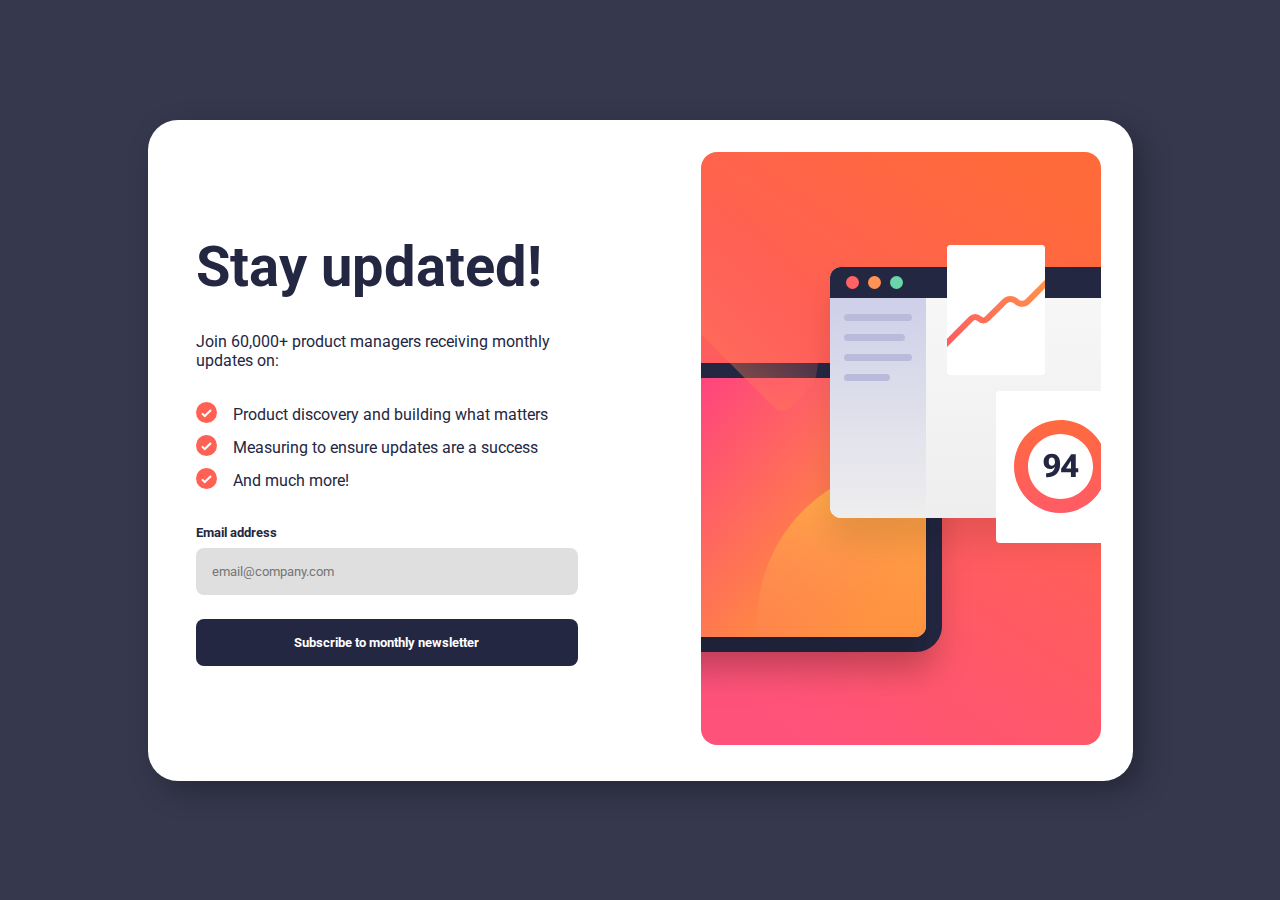
<file: index.html>
<!DOCTYPE html>
<html lang="en">
<head>
  <meta charset="UTF-8">
  <meta name="viewport" content="width=device-width, initial-scale=1.0"> <!-- displays site properly based on user's device -->

  <link rel="icon" type="image/png" sizes="32x32" href="./assets/images/favicon-32x32.png">
  
  <title>Frontend Mentor | Newsletter sign-up form with success message</title>

  <!-- Feel free to remove these styles or customise in your own stylesheet 👍 -->
  <link rel="stylesheet" href="./css/index/index-style.css">
</head>
<body>

  <!-- Sign-up form start -->

  <main class="newsletter">

    <div class="newsletter__info">

      <h1 class="newsletter__title">Stay updated!</h1>

      <p class="newsletter__description">Join 60,000+ product managers receiving monthly updates on:</p>

      <ul class="newsletter__list">
        <li class="newsletter__item"><i class="newsletter__icon"> <img src="assets/images/icon-list.svg" alt=""></i>Product discovery and building what matters</li>
        <li class="newsletter__item"><i class="newsletter__icon"><img src="assets/images/icon-list.svg" alt=""></i>Measuring to ensure updates are a success</li>
        <li class="newsletter__item"><i class="newsletter__icon"><img src="assets/images/icon-list.svg" alt=""></i>And much more!</li>
      </ul>

      <form action="POST" id="form" class="newsletter__form">
        <div class="labels">
          <label for="mail" class="newsletter__label">Email address</label>
          <p class="newsletter__label invalid">valid email required</p>
        </div>
        
        <input type="email" name="mail" id="mail" placeholder="email@company.com" class="newsletter__input" required>
        <button type="submit" class="newsletter__button">Subscribe to monthly newsletter</button>
      </form>

    </div>

    <div class="newsletter__image">

      <img class="image" src="assets/images/illustration-sign-up-desktop.svg" alt="">

    </div>

  </main>

  <!-- Sign-up form end -->
  <script src="index.js"></script>
</body>
</html>
</file>
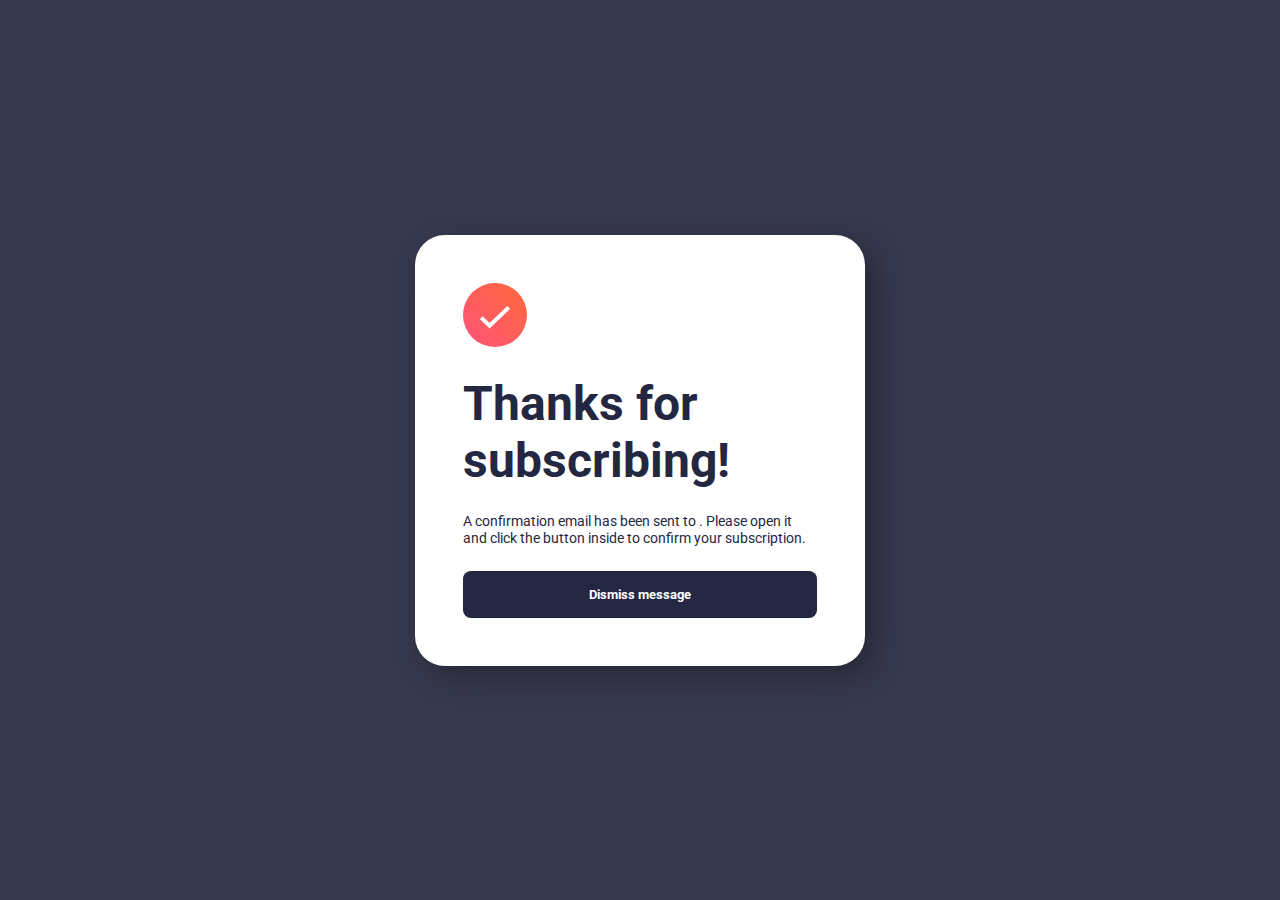
<file: thanks.html>
<!DOCTYPE html>
<html lang="en">
<head>
    <meta charset="UTF-8">
    <meta name="viewport" content="width=device-width, initial-scale=1.0">
    <title>Thanks for subscribing!</title>
    <link rel="stylesheet" href="./css/thanks/thanks-style.css">
</head>
<body>
    <!-- Success message start -->
    <main class="thanks">
        <i class="thanks__icon"><img src="./assets/images/icon-success.svg" alt=""></i>

        <h1 class="thanks__title">Thanks for subscribing!</h1>

        <p class="thanks__description">A confirmation email has been sent to <span class="email"></span>. 
        Please open it and click the button inside to confirm your subscription.</p>

        <button class="thanks__button">Dismiss message</button>
    </main>

    <!-- Success message end -->
    <script src="thanks.js"></script>

</body>
</html>
</file>
<file: css/index/index-style.css>
@import url("https://fonts.googleapis.com/css2?family=Roboto:ital,wght@0,100;0,300;0,400;0,500;0,700;0,900;1,100;1,300;1,400;1,500;1,700;1,900&display=swap");
* {
  margin: 0;
  padding: 0;
  box-sizing: border-box;
  font-family: "Roboto", sans-serif;
}

body {
  display: flex;
  justify-content: center;
  min-height: 100vh;
  align-items: center;
  font-size: 16px;
  background-color: hsl(235, 18%, 26%);
  color: hsl(234, 29%, 20%);
}
body .newsletter {
  display: flex;
  padding: 2rem;
  border-radius: 30px;
  justify-content: space-between;
  gap: 3rem;
  background-color: #FFF;
  box-shadow: 10px 10px 30px rgba(0, 0, 0, 0.3);
}
body .newsletter .newsletter__info {
  display: flex;
  flex-direction: column;
  gap: 2rem;
  padding: 1rem;
  width: 45%;
  justify-content: center;
}
body .newsletter .newsletter__info .newsletter__title {
  font-size: 3.5rem;
  font-weight: 700;
}
body .newsletter .newsletter__info .newsletter__list {
  list-style: none;
  display: flex;
  flex-direction: column;
  gap: 0.5rem;
}
body .newsletter .newsletter__info .newsletter__list .newsletter__item {
  display: flex;
  align-items: center;
  gap: 1rem;
}
body .newsletter .newsletter__info .newsletter__form .labels {
  display: flex;
  justify-content: space-between;
}
body .newsletter .newsletter__info .newsletter__form .labels .newsletter__label {
  margin-bottom: 0.5rem;
  font-weight: 700;
  font-size: 0.8rem;
}
body .newsletter .newsletter__info .newsletter__form .labels .invalid {
  color: red;
  display: none;
}
body .newsletter .newsletter__info .newsletter__form .newsletter__input {
  padding: 1rem;
  border-radius: 8px;
  border: none;
  width: 100%;
  margin-bottom: 1.5rem;
  background-color: rgb(223, 223, 223);
}
body .newsletter .newsletter__info .newsletter__form .newsletter__input:focus {
  outline: none;
}
body .newsletter .newsletter__info .newsletter__form .newsletter__input:active {
  border: none;
}
body .newsletter .newsletter__info .newsletter__form .invalid-input {
  background-color: rgb(255, 208, 208);
}
body .newsletter .newsletter__info .newsletter__form .invalid-input::-moz-placeholder {
  color: red;
}
body .newsletter .newsletter__info .newsletter__form .invalid-input::placeholder {
  color: red;
}
body .newsletter .newsletter__info .newsletter__form .valid-input {
  background-color: rgb(225, 255, 225);
}
body .newsletter .newsletter__info .newsletter__form .valid-input:focus {
  background-color: rgb(225, 255, 225);
}
body .newsletter .newsletter__info .newsletter__form .newsletter__button {
  width: 100%;
  padding: 1rem;
  border-radius: 8px;
  background-color: hsl(234, 29%, 20%);
  color: white;
  font-weight: 700;
  border: none;
  cursor: pointer;
}
body .newsletter .newsletter__info .newsletter__form .newsletter__button:hover {
  background: linear-gradient(to right, hsl(347, 100%, 67%), hsl(4, 100%, 67%));
  box-shadow: 0 10px 20px hsla(4, 100%, 67%, 0.625);
}
body .newsletter .newsletter__info .newsletter__form > * {
  display: block;
}
@media screen and (max-width: 780px) {
  body .newsletter .newsletter__info {
    width: 100%;
  }
}
body .newsletter .newsletter__image .image {
  width: 100%;
}
@media screen and (max-width: 780px) {
  body .newsletter {
    flex-direction: column-reverse;
    border-radius: 0;
  }
}/*# sourceMappingURL=index-style.css.map */
</file>
<file: css/thanks/thanks-style.css>
@import url("https://fonts.googleapis.com/css2?family=Roboto:ital,wght@0,100;0,300;0,400;0,500;0,700;0,900;1,100;1,300;1,400;1,500;1,700;1,900&display=swap");
* {
  margin: 0;
  padding: 0;
  box-sizing: border-box;
  font-family: "Roboto", sans-serif;
}

body {
  display: flex;
  justify-content: center;
  min-height: 100vh;
  align-items: center;
  font-size: 16px;
  background-color: hsl(235, 18%, 26%);
  color: hsl(234, 29%, 20%);
}

.thanks {
  background-color: #FFF;
  max-width: 450px;
  padding: 3rem;
  display: flex;
  flex-direction: column;
  gap: 1.5rem;
  border-radius: 30px;
  box-shadow: 10px 10px 30px rgba(0, 0, 0, 0.3);
}
@media screen and (max-width: 780px) {
  .thanks {
    min-height: 100vh;
    border-radius: 0;
    justify-content: center;
  }
}
.thanks .thanks__title {
  font-weight: 700;
  font-size: 3rem;
}
.thanks .thanks__description {
  font-size: 0.9rem;
}
.thanks .thanks__description .email {
  text-decoration: none;
  color: hsl(234, 29%, 20%);
  font-weight: 700;
}
.thanks .thanks__button {
  width: 100%;
  padding: 1rem;
  border-radius: 8px;
  background-color: hsl(234, 29%, 20%);
  color: white;
  font-weight: 700;
  border: none;
  cursor: pointer;
}
.thanks .thanks__button:hover {
  background: linear-gradient(to right, hsl(347, 100%, 67%), hsl(4, 100%, 67%));
  box-shadow: 0 10px 20px hsla(4, 100%, 67%, 0.625);
}
@media screen and (max-width: 780px) {
  .thanks .thanks__button {
    position: absolute;
    bottom: 5%;
    left: 5%;
    width: 90%;
  }
}
@media screen and (max-width: 780px) {
  .thanks {
    position: relative;
  }
}/*# sourceMappingURL=thanks-style.css.map */
</file>
